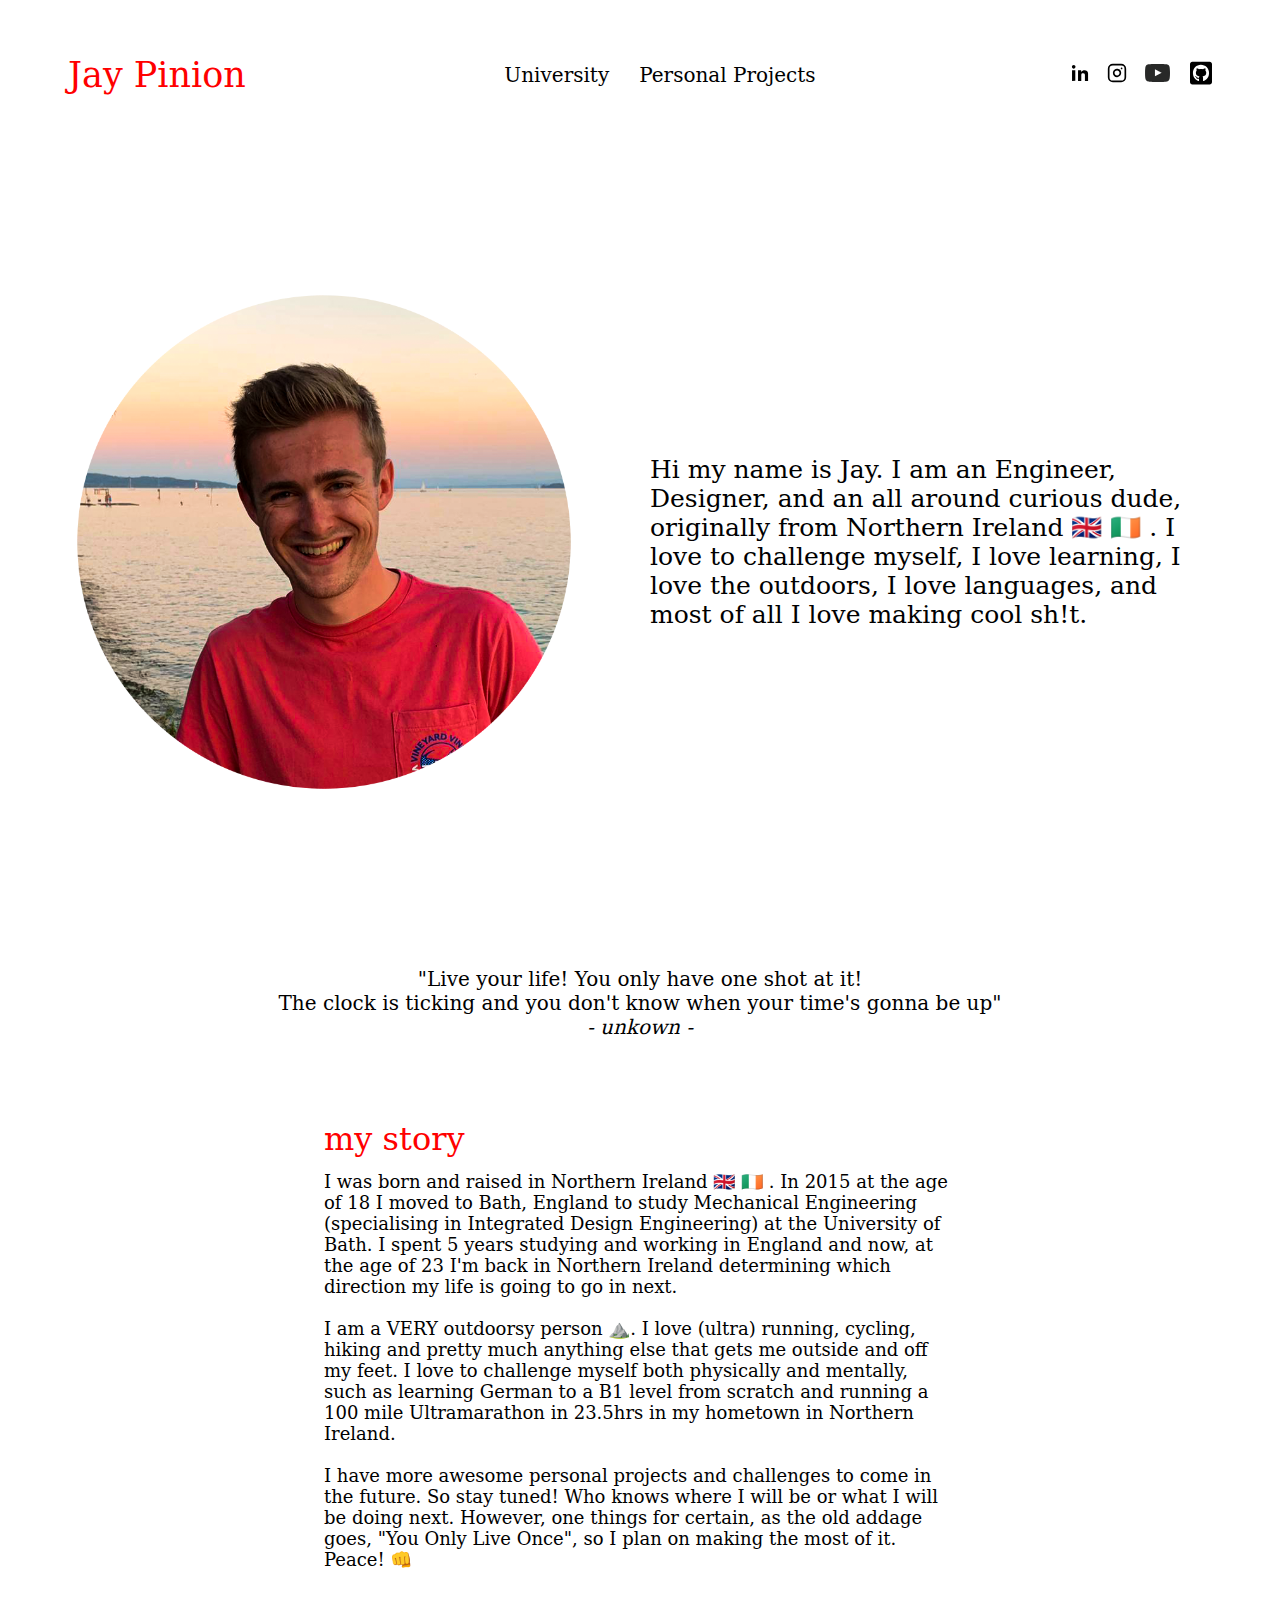
<file: index.html>
<!DOCTYPE html>
<!--[if lt IE 7]>      <html class="no-js lt-ie9 lt-ie8 lt-ie7"> <![endif]-->
<!--[if IE 7]>         <html class="no-js lt-ie9 lt-ie8"> <![endif]-->
<!--[if IE 8]>         <html class="no-js lt-ie9"> <![endif]-->
<!--[if gt IE 8]>      <html class="no-js"> <!--<![endif]-->
<html>
    <head>
        <meta charset="utf-8">
        <meta http-equiv="X-UA-Compatible" content="IE=edge">
        <title>Home Page</title>
        <meta name="description" content="Home Page">
        <meta name="viewport" content="width=device-width, initial-scale=1">
        <link rel="stylesheet" href="styles/style.css">
    </head>
    <body>
        <header class="topnav" id="myTopnav">
            <div class="homepage-title">
                <a href="/index.html" id="menu">Jay Pinion</a>
            </div>
            <div>
                <nav>
                <ul>
                    <li><a href="" id="menu">University</a></li>
                    <li><a href="html/uberlingen.html">Personal Projects</a></li>
                </ul>
                </nav>
            </div>
            <div class="header-socials">
                <a href="https://www.linkedin.com/in/jay-pinion-b8b26815b/" id="menu"> 
                    <img src="/images/linkedin-svg.svg" alt="" class="linkedin-svg">
                </a>
                <a href="https://www.instagram.com/jaypinion/" id="menu">
                    <img src="/images/instagram-svg.svg" alt="" class="insta-svg">
                </a>
                <a href="https://www.youtube.com/channel/UCobNHZz0Bt5sqjlUToPgBqQ">
                    <img src="/images/youtube-svg.svg" alt="" class="youtube-svg">
                </a>
                <a href="https://github.com/jayp97">
                    <img src="/images/github-svg.svg" alt="" class="github-svg">
                </a>

            </div>
            <button>
                <img src="/images/hamburger-svg.svg" alt="" class="menu-bars">
            </button>  
        </header>

        <!-- The below section of code is for the mobile version and it is the menu navigator-->  
        <nav class="mobile-menu">
            <a href="#" class="closeBtn">×</a>
            <a href="" id="menu">University</a>
            <a href="html/uberlingen.html">Personal Projects</a>
            <div class="socials">
                <a href="https://www.linkedin.com/in/jay-pinion-b8b26815b/"> 
                    <img src="/images/linkedin-svg.svg" alt="" class="linkedin-svg">
                </a>
                <a href="https://www.instagram.com/jaypinion/">
                    <img src="/images/instagram-svg.svg" alt="" class="insta-svg">
                </a>
                <a href="https://www.youtube.com/channel/UCobNHZz0Bt5sqjlUToPgBqQ">
                    <img src="/images/youtube-svg.svg" alt="" class="youtube-svg">
                </a>
                <a href="https://github.com/jayp97">
                    <img src="/images/github-svg.svg" alt="" class="github-svg">
                </a>
            </div>
        </nav>
            <!-- The above section of code is for the mobile version and it is the menu navigator-->  
        <main>
            <div class="home-page-container"> 
                <!-- <div class = profile-image-container></div> -->
                    <img src="images/profile-pic.png" alt="Profile image of me" class="profile-image">
                <!-- </div> -->
                <p class = profile-text>Hi my name is Jay. I am an Engineer, Designer, and an all around curious dude, originally from Northern Ireland 🇬🇧 🇮🇪 . I love to challenge myself, I love learning, I love the outdoors, I love languages, and most of all I love making cool sh!t.</p>
            </div>
            <p class="homepage-quote">"Live your life! You only have one shot at it! <br>
                The clock is ticking and you don't know when your time's gonna be up" <br><i>- unkown -</i></p>
            <div class="my-story-div">
                <h1>my story</h1>
                <p class="my-story-p"> I was born and raised in Northern Ireland 🇬🇧 🇮🇪 . In 2015 at the age of 18 I moved to Bath, England to study Mechanical Engineering (specialising in Integrated Design Engineering) at the University of Bath. I spent 5 years studying and working in England and now, at the age of 23 I'm back in Northern Ireland determining which direction my life is going to go in next. 
                    <br><br>
                     I am a VERY outdoorsy person ⛰️. I love (ultra) running, cycling, hiking and pretty much anything else that gets me outside and off my feet. I love to challenge myself both physically and mentally, such as learning German to a B1 level from scratch and running a 100 mile Ultramarathon in 23.5hrs in my hometown in Northern Ireland.  
                    <br><br>
                    I have more awesome personal projects and challenges to come in the future. So stay tuned! Who knows where I will be or what I will be doing next. However, one things for certain, as the old addage goes, "You Only Live Once", so I plan on making the most of it. Peace! 👊 </p>
            </div>
        </main>
        
        <script src="/scripts/menu-bar.js" async defer></script>
    </body>
</html>
</file>
<file: styles/style.css>
header {
  padding-top: 35px;
  display: -ms-grid;
  display: grid;
  -ms-grid-columns: (minmax(auto, 1fr))[3];
      grid-template-columns: repeat(3, minmax(auto, 1fr));
  -webkit-box-align: center;
      -ms-flex-align: center;
          align-items: center;
}

nav {
  display: -webkit-box;
  display: -ms-flexbox;
  display: flex;
  -webkit-box-orient: horizontal;
  -webkit-box-direction: normal;
      -ms-flex-direction: row;
          flex-direction: row;
  font-family: 'Spectral', 'Serif';
  font-weight: 300;
  font-size: 20px;
  -webkit-box-pack: center;
      -ms-flex-pack: center;
          justify-content: center;
}

nav a {
  text-decoration: none;
  color: black;
}

nav :hover {
  color: red;
  text-decoration: underline;
}

ul {
  list-style-type: none;
  display: -webkit-box;
  display: -ms-flexbox;
  display: flex;
  -webkit-box-orient: horizontal;
  -webkit-box-direction: normal;
      -ms-flex-direction: row;
          flex-direction: row;
}

ul li {
  padding-left: 15px;
  padding-right: 15px;
}

.homepage-title {
  padding-left: 60px;
  font-family: 'Spectral', 'Serif';
  font-weight: 300;
  font-size: 35px;
  text-align: start;
}

.homepage-title a {
  text-decoration: none;
  color: red;
}

.linkedin-svg {
  width: 18px;
  padding-right: 18px;
}

.insta-svg {
  width: 20px;
  padding-right: 18px;
}

.youtube-svg {
  width: 25px;
  padding-right: 10px;
}

.github-svg {
  width: 22px;
  padding-left: 10px;
  padding-right: 10px;
}

div.header-socials {
  margin-right: 50px;
  display: -webkit-box;
  display: -ms-flexbox;
  display: flex;
  -webkit-box-orient: horizontal;
  -webkit-box-direction: normal;
      -ms-flex-direction: row;
          flex-direction: row;
  -webkit-box-pack: end;
      -ms-flex-pack: end;
          justify-content: flex-end;
  -webkit-box-align: center;
      -ms-flex-align: center;
          align-items: center;
}

.mobile-menu {
  height: 100vh;
  width: 0;
  position: fixed;
  z-index: 1;
  top: 0;
  left: 0;
  background-color: white;
  overflow-x: hidden;
  padding-top: 60px;
  -webkit-transition: 0.5s;
  transition: 0.5s;
  display: -ms-grid;
  display: grid;
  -ms-flex-line-pack: center;
      align-content: center;
  justify-items: center;
  -ms-grid-rows: (10%)[3];
      grid-template-rows: repeat(3, 10%);
}

.mobile-menu a {
  padding-top: 20px;
  padding-bottom: 20px;
  text-decoration: none;
  font-size: 25px;
  color: #000000;
  font-family: 'Spectral', 'Serif';
  font-weight: 200;
  font-size: 40px;
  -webkit-transition: 0.3s;
  transition: 0.3s;
  -ms-flex-item-align: center;
      -ms-grid-row-align: center;
      align-self: center;
}

.mobile-menu a:hover {
  color: #f1f1f1;
}

.mobile-menu div.socials {
  margin-top: 50%;
}

.mobile-menu div.socials a {
  padding-left: 10px;
  padding-right: 10px;
}

.mobile-menu .closeBtn {
  position: absolute;
  top: 2px;
  right: 44px;
  font-size: 64px;
  margin-left: 50px;
}

main {
  margin: auto;
}

.home-page-container {
  margin-top: 30px;
  height: 90vh;
  display: -ms-grid;
  display: grid;
  -ms-grid-columns: (minmax(auto, 1fr))[2];
      grid-template-columns: repeat(2, minmax(auto, 1fr));
  -ms-grid-rows: (minmax(auto, 1fr))[2];
      grid-template-rows: repeat(2, minmax(auto, 1fr));
      grid-template-areas: "profile text"  "profile text";
  -webkit-box-align: center;
      -ms-flex-align: center;
          align-items: center;
  -ms-grid-column-align: center;
      justify-self: center;
}

.profile-image {
  width: 80%;
  -ms-grid-row: 1;
  -ms-grid-row-span: 2;
  -ms-grid-column: 1;
  grid-area: profile;
  -ms-grid-column-align: center;
      justify-self: center;
}

.profile-text {
  font-family: 'Spectral', 'Serif';
  font-style: normal;
  font-size: 14px;
  color: black;
  width: 90%;
  padding-left: 10px;
  font-size: 25px;
  font-weight: 200;
  text-align: left;
  -ms-grid-row: 1;
  -ms-grid-row-span: 2;
  -ms-grid-column: 2;
  grid-area: text;
}

@media screen and (max-width: 850px) {
  .home-page-container {
        grid-template-areas: "profile profile"  "text  text";
    justify-items: center;
  }
  .profile-image {
    -ms-grid-row: 1;
    -ms-grid-column: 1;
    -ms-grid-column-span: 2;
    grid-area: profile;
    width: 70%;
  }
}

@media screen and (max-width: 550px) {
  .profile-image {
    -ms-grid-row: 1;
    -ms-grid-row-span: 2;
    -ms-grid-column: 1;
    grid-area: profile;
    width: 90%;
  }
  .profile-text {
    font-size: 1.5rem;
    padding-left: 0px;
  }
}

.homepage-quote {
  font-family: 'Spectral', 'Serif';
  font-weight: 100;
  font-size: 20px;
  font-style: normal;
  text-align: center;
  padding-bottom: 20px;
}

.my-story-div {
  display: -webkit-box;
  display: -ms-flexbox;
  display: flex;
  -webkit-box-orient: vertical;
  -webkit-box-direction: normal;
      -ms-flex-direction: column;
          flex-direction: column;
  -webkit-box-align: center;
      -ms-flex-align: center;
          align-items: center;
  margin: auto;
  width: 50%;
  margin-top: 40px;
  margin-bottom: 150px;
}

.my-story-div h1 {
  -ms-flex-item-align: start;
      align-self: flex-start;
  margin-bottom: -5px;
}

.my-story-p {
  font-family: 'Spectral', 'Serif';
  font-style: normal;
  font-weight: 300;
  font-size: 18px;
  text-align: start;
}

@media screen and (max-width: 850px) {
  .my-story-div {
    width: 60%;
  }
}

@media screen and (max-width: 550px) {
  .my-story-div {
    width: 80%;
  }
}

.topnav button {
  display: none;
}

@media screen and (max-width: 850px) {
  header {
    display: -webkit-box;
    display: -ms-flexbox;
    display: flex;
    -webkit-box-orient: horizontal;
    -webkit-box-direction: normal;
        -ms-flex-direction: row;
            flex-direction: row;
    width: 100%;
    -webkit-box-pack: justify;
        -ms-flex-pack: justify;
            justify-content: space-between;
  }
  header div.homepage-title {
    padding-left: 25px;
  }
  .topnav nav {
    display: none;
  }
  .topnav .header-socials {
    display: none;
  }
  .topnav button {
    margin-right: 25px;
    display: -webkit-box;
    display: -ms-flexbox;
    display: flex;
    justify-self: end;
    border: none;
    background-color: white;
  }
  .topnav button img {
    height: 40px;
  }
  .topnav button:hover {
    opacity: 20%;
  }
}

h1 {
  font-family: 'Spectral', 'Serif';
  font-weight: 100;
  color: red;
  text-align: center;
}

h2 {
  /* font-family: 'Adobe Garamond Pro'; */
  font-family: 'Spectral', 'Serif';
  font-weight: 300;
  color: black;
  font-style: normal;
  font-size: 14px;
  text-align: center;
}

img {
  max-width: 100%;
}

.container {
  display: -webkit-box;
  display: -ms-flexbox;
  display: flex;
  -webkit-box-orient: vertical;
  -webkit-box-direction: normal;
      -ms-flex-direction: column;
          flex-direction: column;
  -webkit-box-pack: center;
      -ms-flex-pack: center;
          justify-content: center;
  -webkit-box-align: center;
      -ms-flex-align: center;
          align-items: center;
}

#title {
  text-align: center;
}

.text {
  width: 600px;
  height: -webkit-fit-content;
  height: -moz-fit-content;
  height: fit-content;
}

.paddel {
  display: -webkit-box;
  display: -ms-flexbox;
  display: flex;
  -webkit-box-pack: center;
      -ms-flex-pack: center;
          justify-content: center;
  width: 500px;
  padding-top: 50px;
}
/*# sourceMappingURL=style.css.map */
</file>
